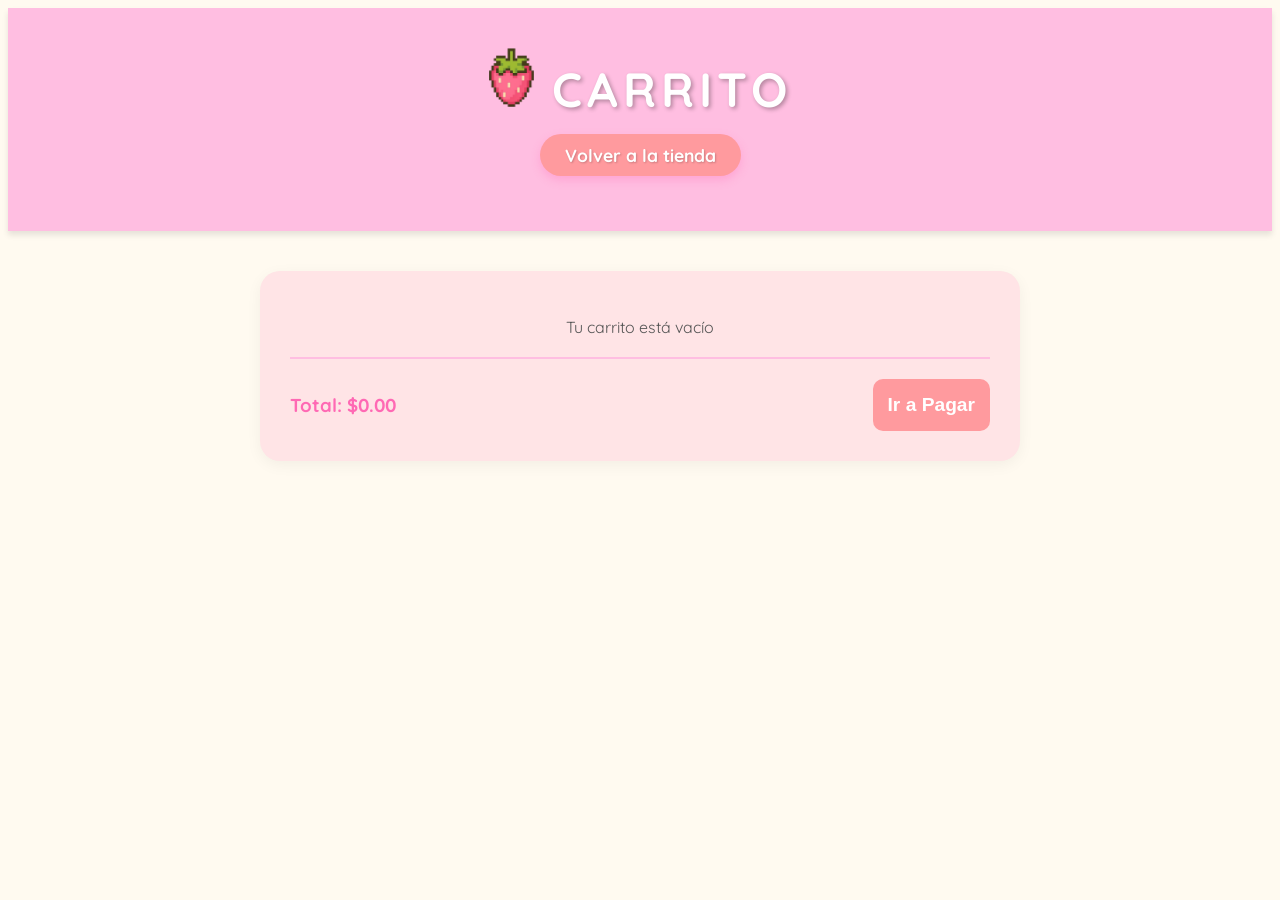
<file: Carrito.html>
<!DOCTYPE html>
<html lang="es">

<head>
    <meta charset="UTF-8">
    <meta name="viewport" content="width=device-width, initial-scale=1.0">
    <title>Carrito | HachiWawa</title>
    <link rel="icon" type="image/png" href="Logo.png">
    <link href="https://fonts.googleapis.com/css2?family=Quicksand:wght@300;400;500;600;700&display=swap"
        rel="stylesheet">
    <link rel="stylesheet" href="style_P.css">

    <!-- Vocaloid - Megurine Luka - https://www.cursors-4u.com/cursor/vocaloid-megurine-luka -->
    <link rel="stylesheet" href="https://cdn.cursors-4u.net/cursors/animated/vocaloid-megurine-luka-44644ed4-34.css">
    <!-- End www.Cursors-4U.com Code -->
</head>

<body>
    <header>
        <h1>
            <img src="Logo.png" alt="Logo" class="logo-titulo">
            Carrito
        </h1>
        <nav>
            <a href="index.html" class="btn-volver-tienda">Volver a la tienda</a>
        </nav>
    </header>

    <main>
        <section class="formulario-pago" style="max-width: 700px; margin: 40px auto;">
            <div id="lista-carrito"></div>
            <hr style="border: 1px solid #ffbee1; margin: 20px 0;">
            <div style="display: flex; justify-content: space-between; align-items: center;">
                <h3 style="color: #ff69b4; margin: 0;">Total: $<span id="total-pago">0.00</span></h3>

                <button class="btn-comprar" onclick="window.open('checkout.html', '_blank')">Ir a Pagar</button>
            </div>
        </section>
    </main>

    <script src="Carrito.js"></script>
</body>

</html>
</file>
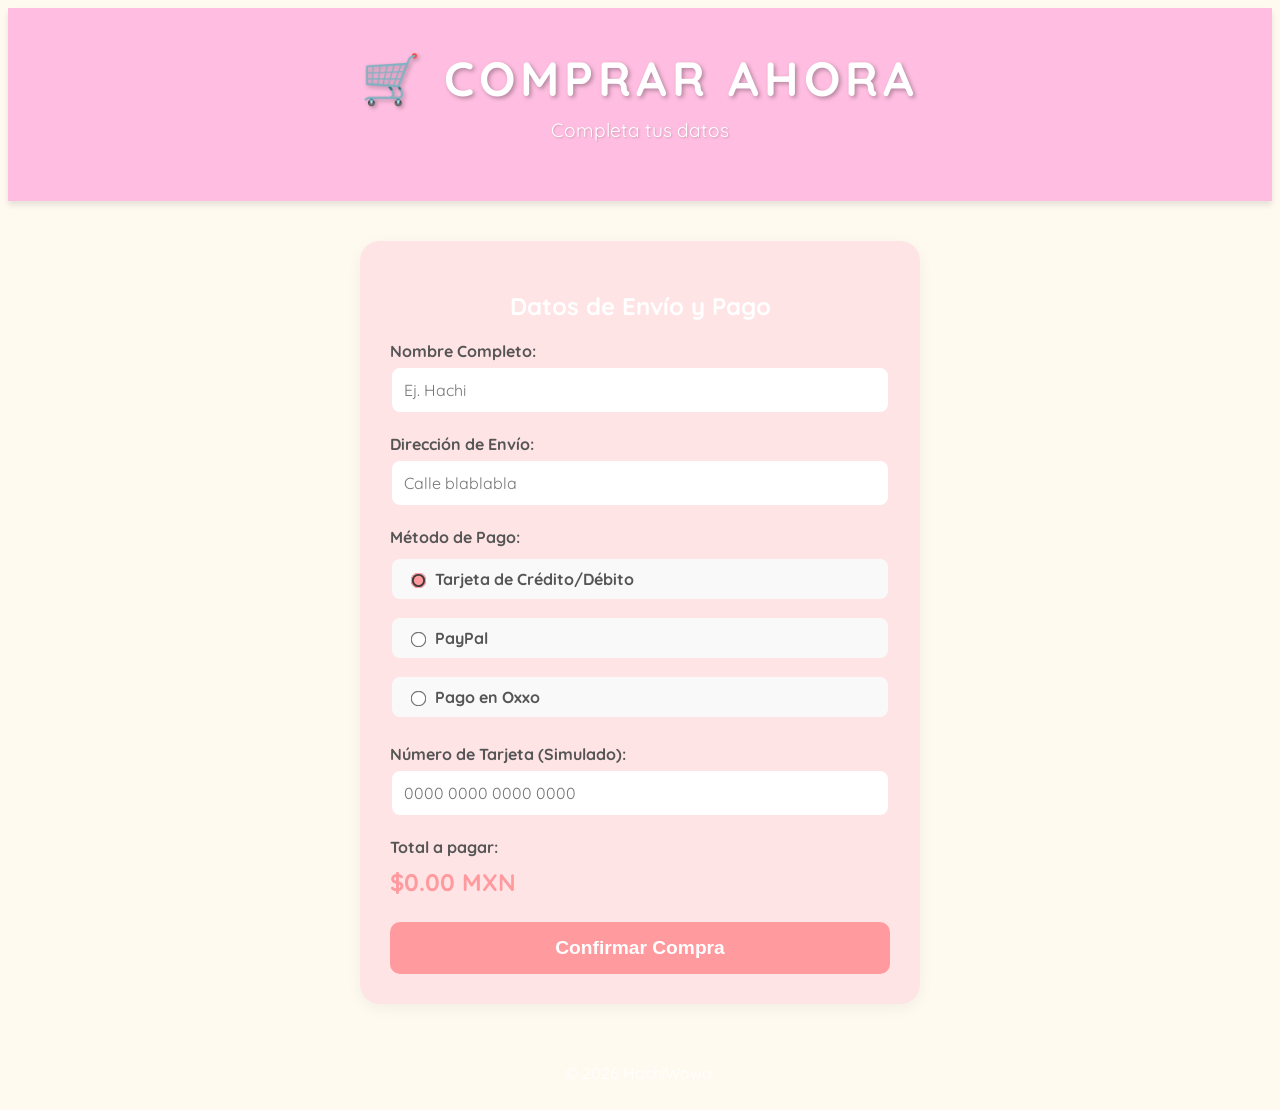
<file: checkout.html>
<!DOCTYPE html>
<html lang="es">

<head>
    <meta charset="UTF-8">
    <meta name="viewport" content="width=device-width, initial-scale=1.0">
    <title>Comprar ahora | HachiWawa</title>

    <link rel="preconnect" href="https://fonts.googleapis.com">
    <link rel="preconnect" href="https://fonts.gstatic.com" crossorigin>
    <link href="https://fonts.googleapis.com/css2?family=Quicksand:wght@400;600;700&display=swap" rel="stylesheet">
    <link rel="stylesheet" href="style_P.css">

    <!-- Vocaloid - Megurine Luka - https://www.cursors-4u.com/cursor/vocaloid-megurine-luka -->
    <link rel="stylesheet" href="https://cdn.cursors-4u.net/cursors/animated/vocaloid-megurine-luka-44644ed4-34.css">
    <!-- End www.Cursors-4U.com Code -->
</head>

<body>
    <header>
        <h1>🛒 Comprar Ahora</h1>
        <p>Completa tus datos</p>
    </header>

    <main>
        <section class="formulario-pago">
            <h2>Datos de Envío y Pago</h2>

            <form onsubmit="event.preventDefault(); alert('Simulación de compra'); window.close();">

                <div class="grupo-input">
                    <label for="nombre">Nombre Completo:</label>
                    <input type="text" id="nombre" placeholder="Ej. Hachi" required>
                </div>

                <div class="grupo-input">
                    <label for="direccion">Dirección de Envío:</label>
                    <input type="text" id="direccion" placeholder="Calle blablabla" required>
                </div>


                <div class="grupo-input">
                    <label>Método de Pago:</label>
                    <div class="opciones-pago">


                        <label class="opcion-radio">
                            <input type="radio" name="metodo_pago" value="tarjeta" checked>
                            <span>Tarjeta de Crédito/Débito</span>
                        </label>


                        <label class="opcion-radio">
                            <input type="radio" name="metodo_pago" value="paypal">
                            <span>PayPal</span>
                        </label>


                        <label class="opcion-radio">
                            <input type="radio" name="metodo_pago" value="tienda">
                            <span>Pago en Oxxo</span>
                        </label>
                    </div>
                </div>

                <div class="grupo-input" id="campo-tarjeta">
                    <label for="tarjeta">Número de Tarjeta (Simulado):</label>
                    <input type="text" id="tarjeta" placeholder="0000 0000 0000 0000" maxlength="19">
                </div>

                <div class="grupo-input">
                    <label>Total a pagar:</label>
                    <p id="precio-total" style="font-size: 1.5rem; font-weight: bold; color: #ff9a9e; margin: 5px 0;">
                        $450.00</p>
                </div>

                <button type="submit" class="btn-comprar" style="width: 100%; font-size: 1.2rem;">Confirmar Compra
                </button>
            </form>
        </section>
    </main>

    <footer>
        <p>&copy; 2026 HachiWawa.</p>
    </footer>

    <script>
        const metodoPagoRadios = document.querySelectorAll('input[name="metodo_pago"]');
        const campoTarjeta = document.getElementById('campo-tarjeta');
        const parametrosURL = new URLSearchParams(window.location.search);
        const precioProducto = parametrosURL.get('precio');
        const textoPrecioTotal = document.getElementById('precio-total');

        if (precioProducto !== null) {
            textoPrecioTotal.textContent = `$${parseFloat(precioProducto).toFixed(2)} MXN`;
        }

        else {
            let carrito = JSON.parse(localStorage.getItem("carrito")) || [];
            let totalCarrito = 0;

            carrito.forEach(producto => {
                totalCarrito += producto.precio * producto.cantidad;
            });

            textoPrecioTotal.textContent = `$${totalCarrito.toFixed(2)} MXN`;
        }
        metodoPagoRadios.forEach(radio => {
            radio.addEventListener('change', () => {
                if (radio.value === 'tarjeta') {
                    campoTarjeta.style.display = 'block';
                } else {
                    campoTarjeta.style.display = 'none';
                }
            });
        });
    </script>
</body>

</html>
</file>
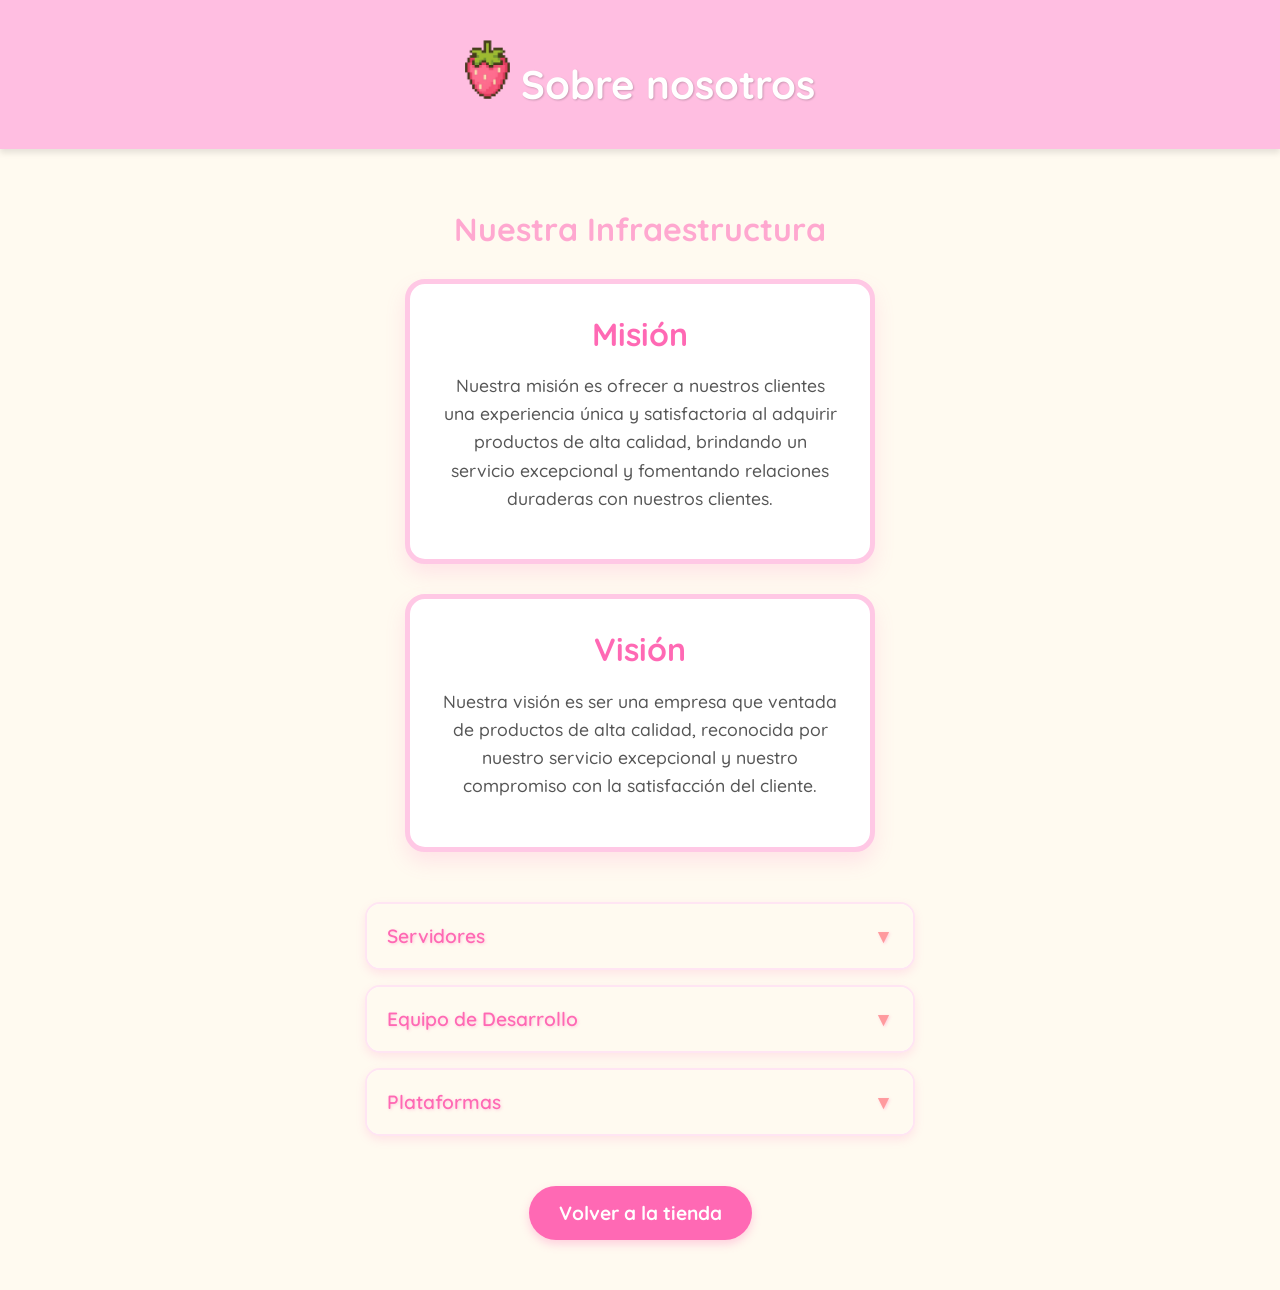
<file: Mision_Vision.html>
<!DOCTYPE html>
<html lang="es">

<head>

    <meta charset="UTF-8">
    <meta name="viewport" content="width=device-width, initial-scale=1.0">
    <title>Sobre nosotros | HachiWawa</title>
    <link rel="icon" type="image/png" href="Logo.png">

    <link rel="preconnect" href="https://fonts.googleapis.com">
    <link rel="preconnect" href="https://fonts.gstatic.com" crossorigin>
    <link
        href="https://fonts.googleapis.com/css2?family=Fraunces:opsz,wght@9..144,400;9..144,600&family=Quicksand:wght@400;600;700&display=swap"
        rel="stylesheet">
    <link rel="stylesheet" href="Mision_Vision.css">

    <!-- Vocaloid - Megurine Luka - https://www.cursors-4u.com/cursor/vocaloid-megurine-luka -->
    <link rel="stylesheet" href="https://cdn.cursors-4u.net/cursors/animated/vocaloid-megurine-luka-44644ed4-34.css">
    <!-- End www.Cursors-4U.com Code -->
</head>

<body>
    <header>
        <h1>
            <img src="Logo.png" alt="Logo" class="logo-titulo"> Sobre nosotros
        </h1>
    </header>


    <main>
        <section class="seccion-tecnica">
            <h2 class="titulo-tecnico">Nuestra Infraestructura</h2>
            <div class="contenedor-mv">
                <section class="tarjeta-mv">
                    <h2>Misión</h2>
                    <p>Nuestra misión es ofrecer a nuestros clientes una experiencia única y satisfactoria al adquirir
                        productos de
                        alta calidad, brindando un servicio excepcional y fomentando relaciones duraderas con nuestros
                        clientes.</p>
                </section>
                <section class="tarjeta-mv">
                    <h2>Visión</h2>
                    <p>Nuestra visión es ser una empresa que ventada de productos de alta calidad, reconocida por
                        nuestro servicio excepcional y nuestro compromiso con la satisfacción del cliente.</p>
                </section>
            </div>
            <details class="desplegable">
                <summary>Servidores</summary>
                <div class="contenido-desplegable">
                    <p>HachiWawa está alojado utilizando <strong>GitHub Pages</strong>, una plataforma de hosting
                        estático
                        rápida, segura y confiable que nos permite mantener la tienda disponible 24/7.
                    </p>
                </div>
            </details>

            <details class="desplegable">
                <summary>Equipo de Desarrollo</summary>
                <div class="contenido-desplegable">
                    <p>El código de nuestra tienda es escrito y mantenido utilizando equipos de cómputo portátiles
                        (Laptops).</p>
                </div>
            </details>

            <details class="desplegable">
                <summary>Plataformas</summary>
                <div class="contenido-desplegable">
                    <p>Para construir esta plataforma, utilizamos:</p>
                    <ul>
                        <li><strong>Estructura y Diseño:</strong> HTML5 y CSS3.</li>
                        <li><strong>Interactividad:</strong> JavaScriptpara el carrito y
                            <code>localStorage</code>.
                        </li>
                        <li><strong>Tipografía:</strong> Google Fonts (Quicksand).</li>
                        <li><strong>Entorno de Desarrollo:</strong> Visual Studio Code y GitHub Codespaces.</li>
                        <li><strong>Control de Versiones:</strong> Git y GitHub.</li>
                    </ul>
                </div>
            </details>
        </section>

        <a href="index.html" class="btn-volver">Volver a la tienda</a>
    </main>
</body>

</html>
</file>
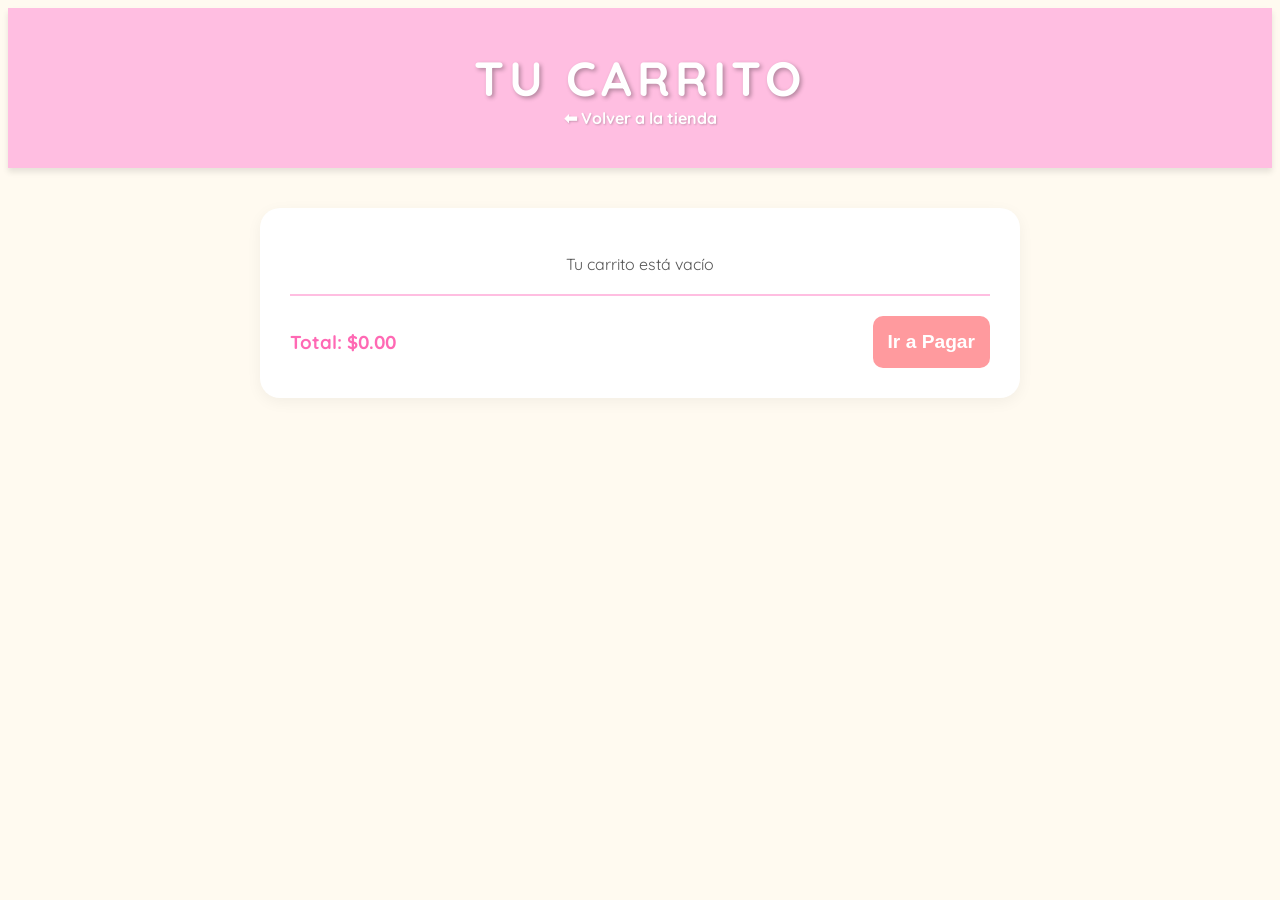
<file: Preoyecto/Carrito.html>
<!DOCTYPE html>
<html lang="es">

<head>
    <meta charset="UTF-8">
    <meta name="viewport" content="width=device-width, initial-scale=1.0">
    <title>Tu Carrito | HachiWawa</title>
    <link href="https://fonts.googleapis.com/css2?family=Quicksand:wght@300;400;500;600;700&display=swap"
        rel="stylesheet">
    <link rel="stylesheet" href="style_P.css">
</head>

<body>
    <header>
        <h1>Tu Carrito</h1>
        <nav><a href="index.html" style="color: white; font-weight: bold; text-decoration: none;">⬅ Volver a
                la tienda</a></nav>
    </header>

    <main>
        <section class="formulario-pago" style="max-width: 700px; margin: 40px auto;">
            <div id="lista-carrito"></div>
            <hr style="border: 1px solid #ffbee1; margin: 20px 0;">
            <div style="display: flex; justify-content: space-between; align-items: center;">
                <h3 style="color: #ff69b4; margin: 0;">Total: $<span id="total-pago">0.00</span></h3>
                <button class="btn-comprar" onclick="window.open('checkout.html', '_blank')">Ir a Pagar</button>
            </div>
        </section>
    </main>

    <script src="Carrito.js"></script>
</body>

</html>
</file>
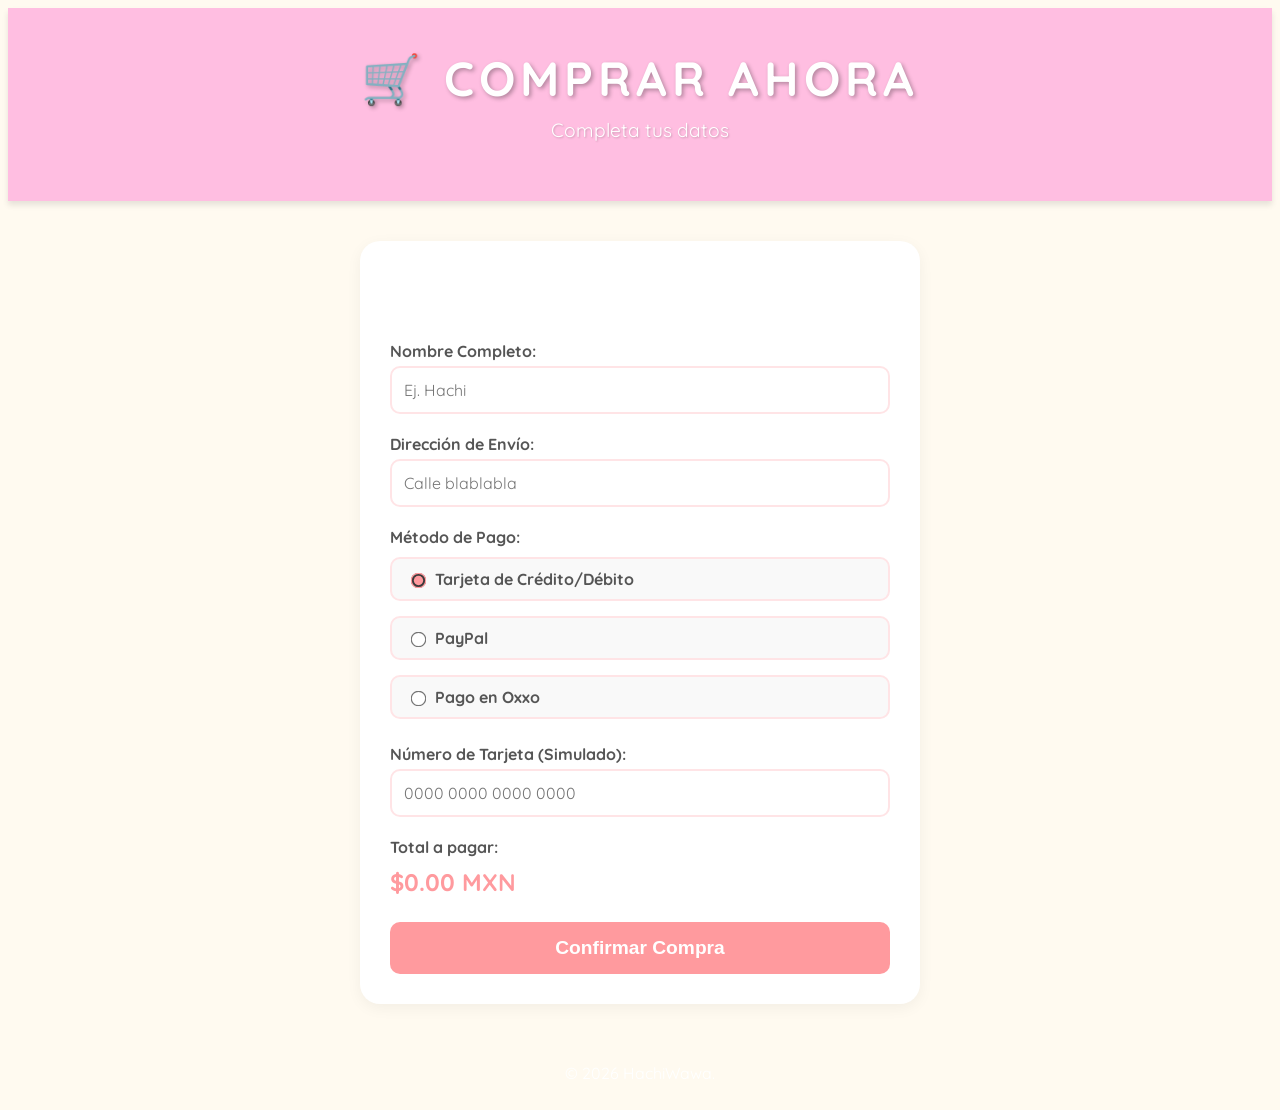
<file: Preoyecto/checkout.html>
<!DOCTYPE html>
<html lang="es">

<head>
    <meta charset="UTF-8">
    <meta name="viewport" content="width=device-width, initial-scale=1.0">
    <title>Comprar ahora | HachiWawa</title>

    <link rel="preconnect" href="https://fonts.googleapis.com">
    <link rel="preconnect" href="https://fonts.gstatic.com" crossorigin>
    <link href="https://fonts.googleapis.com/css2?family=Quicksand:wght@400;600;700&display=swap" rel="stylesheet">

    <link rel="stylesheet" href="style_P.css">
</head>

<body>
    <header>
        <h1>🛒 Comprar Ahora</h1>
        <p>Completa tus datos</p>
    </header>

    <main>
        <section class="formulario-pago">
            <h2>Datos de Envío y Pago</h2>

            <form onsubmit="event.preventDefault(); alert('Simulación de compra'); window.close();">

                <div class="grupo-input">
                    <label for="nombre">Nombre Completo:</label>
                    <input type="text" id="nombre" placeholder="Ej. Hachi" required>
                </div>

                <div class="grupo-input">
                    <label for="direccion">Dirección de Envío:</label>
                    <input type="text" id="direccion" placeholder="Calle blablabla" required>
                </div>


                <div class="grupo-input">
                    <label>Método de Pago:</label>
                    <div class="opciones-pago">


                        <label class="opcion-radio">
                            <input type="radio" name="metodo_pago" value="tarjeta" checked>
                            <span>Tarjeta de Crédito/Débito</span>
                        </label>


                        <label class="opcion-radio">
                            <input type="radio" name="metodo_pago" value="paypal">
                            <span>PayPal</span>
                        </label>


                        <label class="opcion-radio">
                            <input type="radio" name="metodo_pago" value="tienda">
                            <span>Pago en Oxxo</span>
                        </label>
                    </div>
                </div>

                <div class="grupo-input" id="campo-tarjeta">
                    <label for="tarjeta">Número de Tarjeta (Simulado):</label>
                    <input type="text" id="tarjeta" placeholder="0000 0000 0000 0000" maxlength="19">
                </div>

                <div class="grupo-input">
                    <label>Total a pagar:</label>
                    <p id="precio-total" style="font-size: 1.5rem; font-weight: bold; color: #ff9a9e; margin: 5px 0;">
                        $450.00</p>
                </div>

                <button type="submit" class="btn-comprar" style="width: 100%; font-size: 1.2rem;">Confirmar Compra
                </button>
            </form>
        </section>
    </main>

    <footer>
        <p>&copy; 2026 HachiWawa.</p>
    </footer>

    <script>
        const metodoPagoRadios = document.querySelectorAll('input[name="metodo_pago"]');
        const campoTarjeta = document.getElementById('campo-tarjeta');
        const parametrosURL = new URLSearchParams(window.location.search);
        const precioProducto = parametrosURL.get('precio');
        const textoPrecioTotal = document.getElementById('precio-total');

        if (precioProducto !== null) {
            textoPrecioTotal.textContent = `$${parseFloat(precioProducto).toFixed(2)} MXN`;
        }

        else {
            let carrito = JSON.parse(localStorage.getItem("carrito")) || [];
            let totalCarrito = 0;

            carrito.forEach(producto => {
                totalCarrito += producto.precio * producto.cantidad;
            });

            textoPrecioTotal.textContent = `$${totalCarrito.toFixed(2)} MXN`;
        }
        metodoPagoRadios.forEach(radio => {
            radio.addEventListener('change', () => {
                if (radio.value === 'tarjeta') {
                    campoTarjeta.style.display = 'block';
                } else {
                    campoTarjeta.style.display = 'none';
                }
            });
        });
    </script>
</body>

</html>
</file>
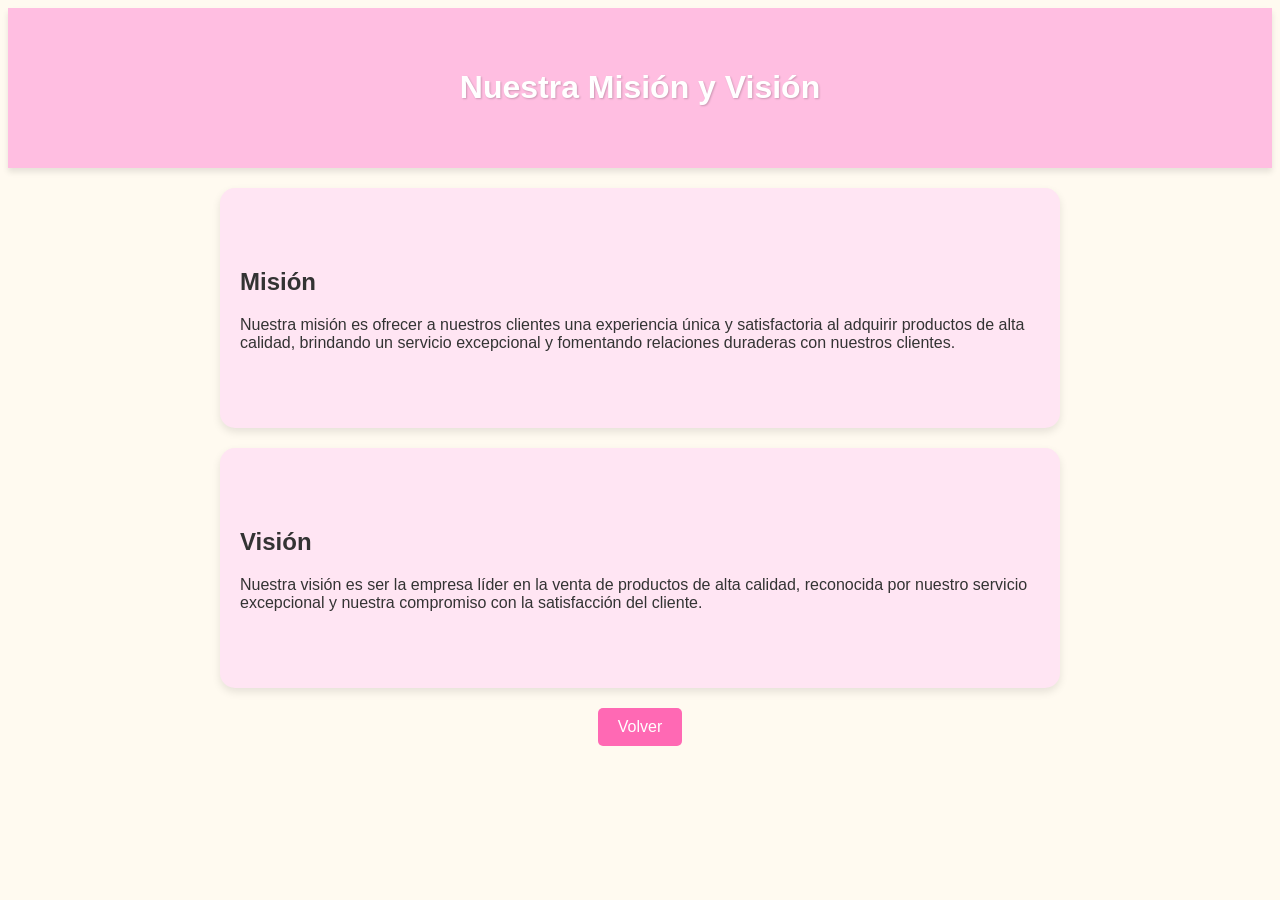
<file: Preoyecto/Mision_Vision.html>
<!DOCTYPE html>
<html lang="es">

<head>
    <meta charset="UTF-8">
    <meta name="viewport" content="width=device-width, initial-scale=1.0">

    <title>Nuestra Misión y Visión</title>
    <link rel="stylesheet" href="Mision_Vision.css">
</head>

<body>
    <header>
        <h1>Nuestra Misión y Visión</h1>
    </header>
    <main>
        <section id="Mision" class="Mision">
            <h2>Misión</h2>
            <p>Nuestra misión es ofrecer a nuestros clientes una experiencia única y satisfactoria al adquirir productos
                de
                alta calidad, brindando un servicio excepcional y fomentando relaciones duraderas con nuestros clientes.
            </p>
        </section>

        <section id="Vision" class="Vision">
            <h2>Visión</h2>
            <p>Nuestra visión es ser la empresa líder en la venta de productos de alta calidad, reconocida por nuestro
                servicio excepcional y nuestra compromiso con la satisfacción del cliente.</p>
        </section>
    </main>
    <button id="Volver" onclick="window.history.back()">Volver</button>
</body>

</html>
</file>
<file: style_P.css>
body {
  font-family: quicksand, sans-serif;
  background-color: #fffaf0;
  image-rendering: auto;
  color: #333;
  background-image: url("https://media2.giphy.com/media/v1.Y2lkPTc5MGI3NjExYjV6aXlhNWN4eWU3bGZxN3dlNjBqNXYyOTVtbWJlMTNhczc4dDUyYSZlcD12MV9pbnRlcm5hbF9naWZfYnlfaWQmY3Q9Zw/JrZHAQT0CxmkPWj9LZ/giphy.gif");
}

header {
  background-color: #ffbee1;
  padding: 40px 20px;
  text-align: center;
  border-bottom-left-radius: 2px solid #ff69b4;
  border-bottom-right-radius: 2px solid #ff69b4;
  color: #fff;
  margin-bottom: 20px;
  text-shadow: 1px 1px 2px rgba(0, 0, 0, 0.2);
  box-shadow: 0 4px 6px rgba(0, 0, 0, 0.1);
}

header h1 {
  font-size: 3rem;
  font-weight: 700;
  margin: 0;
  color: #fff;
  letter-spacing: 5px;
  text-transform: uppercase;
  text-shadow: 2px 2px 4px rgba(0, 0, 0, 0.3);
}

header p {
  font-size: 1.2rem;
  margin-top: 10px;
  color: #fff;
  text-shadow: 1px 1px 2px rgba(0, 0, 0, 0.2);
}

nav ul {
  list-style-type: none;
  padding: 0;
  margin: 0;
  display: flex;
  justify-content: center;
  gap: 20px;
}
nav a {
  text-decoration: none;
  color: #47002a;
  font-weight: bold;
  transition: color 0.3s ease;
}
nav a:hover {
  color: white;
  text-decoration: underline;
}

main {
  padding: 0 20px;
  max-width: 1000px;
  margin: 40px auto;
}

main h2 {
  text-align: center;
  margin-bottom: 20px;
  color: white;
}
.inicio {
  padding: 15px 60px;
  background-color: #ffe5f3;
  border-radius: 15px;
  margin: 20px auto;
  max-width: 800px;
  box-shadow: 0 4px 8px rgba(0, 0, 0, 0.1);
  text-align: center;
}

.titulo-catalogo {
  text-align: center;
  margin-bottom: 20px;
  color: white;
}

.carrito-contador {
  margin-top: 10px;
  background-color: white;
  color: #fffaf0;
  display: inline-block;
  padding: 10px 20px;
  border-radius: 50px;
  font-weight: bold;
  box-shadow: 0 4px 8px rgba(0, 0, 0, 0.1);
  position: fixed;
  top: 10px;
  right: 20px;
  align-items: center;
  justify-content: center;
  font-size: 1.2rem;
}

.contenedor-productos {
  display: flex;
  justify-content: center;
  gap: 20px;
  flex-wrap: wrap;
}

.producto {
  padding: 20px;
  background-color: #ffe5f3;
  border-radius: 15px;
  text-align: center;
  box-shadow: 0 4px 8px rgba(0, 0, 0, 0.1);
  image-rendering: auto;
}

.producto img {
  width: 200px;
  height: 200px;
  border-radius: 10px;
}

.producto button {
  background-color: white;
  color: black;
  border: 2px solid #ffabdf;
  padding: 8px 15px;
  border-radius: 5px;
  font-size: 13px;
  font-weight: bold;
  margin: 3px;
  cursor: pointer;
}

.producto button:hover {
  background-color: #ff6ec7;
  color: white;
  transform: scale(1.05);
  touch-action: auto;
}

footer {
  background: none;
  padding: 3px;
  text-align: center;
  color: #fff;
  margin-top: 20px;
  border-top-left-radius: 2px solid #ff69b4;
  border-top-right-radius: 2px solid #ff69b4;
}

.toast {
  position: fixed;
  bottom: 20px;
  right: 20px;
  background-color: #ff9a9e;
  color: white;
  padding: 15px 25px;
  border-radius: 5px;
  box-shadow: 0 4px 8px rgba(0, 0, 0, 0.1);
  font-weight: bold;
  opacity: 0;
  transform: translateY(20px);
  transition:
    opacity 0.4s ease,
    transform 0.3s ease;
}
.toast.show {
  opacity: 1;
  transform: translateY(0);
}

#cantidad-carrito {
  color: #ff9a9e;
  font-size: 1.2rem;
  font-weight: 800;
  margin-left: 5px;
}

.formulario-pago {
  background-color: #ffe4e6;
  padding: 30px;
  border-radius: 20px;
  box-shadow: 0 4px 15px rgba(0, 0, 0, 0.05);
  max-width: 500px;
  margin: 0 auto;
}

.grupo-input {
  margin-bottom: 20px;
  display: flex;
  flex-direction: column;
  text-align: left;
}

.grupo-input label {
  font-weight: bold;
  color: #555;
  margin-bottom: 5px;
}

.grupo-input input {
  padding: 12px;
  border: 2px solid #ffe4e6;
  border-radius: 10px;
  font-family: "Quicksand", sans-serif;
  font-size: 1rem;
  transition: border-color 0.3s ease;
}

.grupo-input input:focus {
  outline: none;
  border-color: #ff9a9e;
}

.btn-comprar {
  background-color: #ff9a9e;
  color: white;
  border: none;
  padding: 15px;
  border-radius: 10px;
  font-size: 1.2rem;
  font-weight: bold;
  cursor: pointer;
  transition:
    background-color 0.3s ease,
    transform 0.2s ease;
}

.btn-comprar:hover {
  background-color: #ff6ec7;
  transform: scale(1.05);
}

.btn-volver-tienda {
  display: inline-block;
  margin: 15px auto;
  padding: 10px 25px;
  background-color: #ff9a9e;
  color: white;
  text-decoration: none;
  border-radius: 50px;
  font-weight: bold;
  font-size: 1.1rem;
  box-shadow: 0 4px 10px rgba(255, 105, 180, 0.3);
  transition:
    transform 0.3s ease,
    background-color 0.3s ease;
}

.btn-volver-tienda:hover {
  background-color: #ff6ec7;
  transform: scale(1.08);
}

.opciones-pago {
  display: flex;
  flex-direction: column;
  gap: 10px;
  margin-top: 5px;
}

.opcion-radio {
  display: flex;
  align-items: center;
  padding: 10px 15px;
  background-color: #f9f9f9;
  border: 2px solid #ffe4e6;
  border-radius: 10px;
  cursor: pointer;
  transition: all 0.2s ease;
}

.opcion-radio:hover {
  background-color: #fff0f5;
  border-color: #ff9a9e;
}

.opcion-radio input[type="radio"] {
  margin-right: 10px;
  transform: scale(1.2);
  accent-color: #ff9a9e;
}

.logo-titulo {
  top: 10px;
  left: 18px;
  margin-right: 100;
  width: 45px;
  z-index: 10;
}

* {
  cursor:
    url("https://cdn.cursors-4u.net/css-previews/vocaloid-megurine-luka-420ca362-css.webp")
      0 0,
    auto !important;
}
</file>
<file: Mision_Vision.css>
body {
  font-family: Quicksand, sans-serif;
  background-color: #fffaf0;
  color: #333;
  margin: 0;
  padding: 0;
  background-image: url("https://media2.giphy.com/media/v1.Y2lkPTc5MGI3NjExYjV6aXlhNWN4eWU3bGZxN3dlNjBqNXYyOTVtbWJlMTNhczc4dDUyYSZlcD12MV9pbnRlcm5hbF9naWZfYnlfaWQmY3Q9Zw/JrZHAQT0CxmkPWj9LZ/giphy.gif");
}
header {
  background-color: #ffbee1;
  padding: 40px 20px;
  text-align: center;
  border-bottom-left-radius: 2px solid #ff69b4;
  border-bottom-right-radius: 2px solid #ff69b4;
  color: #fff;
  margin-bottom: 20px;
  text-shadow: 1px 1px 2px rgba(0, 0, 0, 0.2);
  box-shadow: 0 4px 6px rgba(0, 0, 0, 0.1);
}

header h1 {
  margin: 0;
  font-size: 2.5rem;
}

.icono {
  font-size: 4rem;
  margin-bottom: 10px;
  padding: 10px 20px;
  color: white;
  font-weight: 100;
  text-align: center;
}

.btn-volver {
  display: table;
  margin: 50px auto;
  padding: 15px 30px;
  background-color: #ff69b4;
  color: white;
  text-decoration: none;
  border-radius: 50px;
  font-size: 1.2rem;
  font-weight: bold;
  box-shadow: 0 4px 10px rgba(255, 105, 180, 0.3);
  transition: all 0.3s ease;
}

.btn-volver:hover {
  background-color: #ff47a3;
  transform: scale(1.08);
}

.logo-titulo {
  top: 10px;
  left: 18px;
  width: 45px;
  z-index: 10;
  transition: transform 0.3s ease;
}

.seccion-tecnica {
  max-width: 550px;
  margin: 60px auto 40px auto;
  padding: 0 20px;
}

.titulo-tecnico {
  text-align: center;
  color: #ffa8d0;
  font-family: "Quicksand", sans-serif;
  font-size: 2rem;
  margin-bottom: 30px;
}

.desplegable {
  background-color: white;
  border-radius: 15px;
  margin-bottom: 15px;
  box-shadow: 0 4px 10px rgba(255, 105, 180, 0.15);
  border: 2px solid #ffe5f3;
  overflow: hidden;
}

.desplegable summary {
  font-family: "Quicksand", sans-serif;
  font-weight: 600;
  font-size: 1.2rem;
  color: #ff69b4;
  padding: 20px;
  cursor: pointer;
  background-color: #fffaf0;
  list-style: none;
  position: relative;
  transition: background-color 0.3s ease;
  text-shadow: 1px 1px 3px rgba(255, 105, 180, 0.3);
}

.desplegable summary::after {
  content: "▼";
  position: absolute;
  right: 20px;
  color: #ff9a9e;
  transition: transform 0.3s ease;
}

.desplegable[open] summary::after {
  transform: rotate(180deg);
}

.desplegable summary:hover {
  background-color: #ffe5f3;
}

.contenido-desplegable {
  padding: 20px;
  border-top: 1px solid #ffe5f3;
  background-color: white;
  color: #555;
  line-height: 1.6;
  text-shadow: 1px 1px 1px rgba(0, 0, 0, 0.05);
}

.contenido-desplegable ul {
  padding-left: 20px;
}

.contenido-desplegable li {
  margin-bottom: 8px;
}

.desplegable summary::-webkit-details-marker {
  display: none;
}

.contenedor-mv {
  display: flex;
  flex-wrap: wrap;
  justify-content: center;
  gap: 30px;
  margin-bottom: 50px;
}

.tarjeta-mv {
  background-color: white;
  padding: 30px;
  border-radius: 20px;
  box-shadow: 0 10px 20px rgba(255, 105, 180, 0.15);
  flex: 1;
  min-width: 250px;
  max-width: 400px;
  text-align: center;
  border: 5px solid #ffc8e5;
  transition:
    transform 0.3s ease,
    box-shadow 0.3s ease;
}

.tarjeta-mv h2 {
  color: #ff69b4;
  font-size: 2rem;
  margin-top: 0;
  margin-bottom: 15px;
  font-family: "Quicksand", sans-serif;
}

.tarjeta-mv p {
  font-size: 1.1rem;
  line-height: 1.6;
  color: #555;
  font-weight: 500;
}

.tarjeta-mv:hover {
  transform: translateY(-5px);
  box-shadow: 0 15px 30px rgba(255, 105, 180, 0.3);
  border-color: #ff69b4;
}
</file>
<file: Preoyecto/style_P.css>
body {
  font-family: quicksand, sans-serif;
  background-color: #fffaf0;
  image-rendering: auto;
  color: #333;
  background-image: url("https://media2.giphy.com/media/v1.Y2lkPTc5MGI3NjExYjV6aXlhNWN4eWU3bGZxN3dlNjBqNXYyOTVtbWJlMTNhczc4dDUyYSZlcD12MV9pbnRlcm5hbF9naWZfYnlfaWQmY3Q9Zw/JrZHAQT0CxmkPWj9LZ/giphy.gif");
}

header {
  background-color: #ffbee1;
  padding: 40px 20px;
  text-align: center;
  border-bottom-left-radius: 2px solid #ff69b4;
  border-bottom-right-radius: 2px solid #ff69b4;
  color: #fff;
  margin-bottom: 20px;
  text-shadow: 1px 1px 2px rgba(0, 0, 0, 0.2);
  box-shadow: 0 4px 6px rgba(0, 0, 0, 0.1);
}

header h1 {
  font-size: 3rem;
  font-weight: 700;
  margin: 0;
  color: #fff;
  letter-spacing: 5px;
  text-transform: uppercase;
  text-shadow: 2px 2px 4px rgba(0, 0, 0, 0.3);
}

header p {
  font-size: 1.2rem;
  margin-top: 10px;
  color: #fff;
  text-shadow: 1px 1px 2px rgba(0, 0, 0, 0.2);
}

nav ul {
  list-style-type: none;
  padding: 0;
  margin: 0;
  display: flex;
  justify-content: center;
  gap: 20px;
}
nav a {
  text-decoration: none;
  color: #47002a;
  font-weight: bold;
  transition: color 0.3s ease;
}
nav a:hover {
  color: white;
  text-decoration: underline;
}

main {
  padding: 0 20px;
  max-width: 1000px;
  margin: 40px auto;
}

main h2 {
  text-align: center;
  margin-bottom: 20px;
  color: white;
}
.inicio {
  padding: 15px 60px;
  background-color: #ffe5f3;
  border-radius: 15px;
  margin: 20px auto;
  max-width: 800px;
  box-shadow: 0 4px 8px rgba(0, 0, 0, 0.1);
  text-align: center;
}

.titulo-catalogo {
  text-align: center;
  margin-bottom: 20px;
  color: white;
}

.carrito-contador {
  margin-top: 10px;
  background-color: white;
  color: #fffaf0;
  display: inline-block;
  padding: 10px 20px;
  border-radius: 50px;
  font-weight: bold;
  box-shadow: 0 4px 8px rgba(0, 0, 0, 0.1);
  position: fixed;
  top: 10px;
  right: 20px;
  align-items: center;
  justify-content: center;
  font-size: 1.2rem;
}

.contenedor-productos {
  display: flex;
  justify-content: center;
  gap: 20px;
  flex-wrap: wrap;
}

.producto {
  padding: 20px;
  background-color: #ffe5f3;
  border-radius: 15px;
  text-align: center;
  box-shadow: 0 4px 8px rgba(0, 0, 0, 0.1);
  image-rendering: auto;
}

.producto img {
  width: 200px;
  height: 200px;
  border-radius: 10px;
}

.producto button {
  background-color: white;
  color: black;
  border: 2px solid #ffabdf;
  padding: 8px 15px;
  border-radius: 5px;
  font-size: 13px;
  font-weight: bold;
  margin: 3px;
  cursor: pointer;
}

.producto button:hover {
  background-color: #ff6ec7;
  color: white;
  transform: scale(1.05);
  touch-action: auto;
}

footer {
  background: none;
  padding: 3px;
  text-align: center;
  color: #fff;
  margin-top: 20px;
  border-top-left-radius: 2px solid #ff69b4;
  border-top-right-radius: 2px solid #ff69b4;
}

.toast {
  position: fixed;
  bottom: 20px;
  right: 20px;
  background-color: #ff9a9e;
  color: white;
  padding: 15px 25px;
  border-radius: 5px;
  box-shadow: 0 4px 8px rgba(0, 0, 0, 0.1);
  font-weight: bold;
  opacity: 0;
  transform: translateY(20px);
  transition:
    opacity 0.4s ease,
    transform 0.3s ease;
}
.toast.show {
  opacity: 1;
  transform: translateY(0);
}

#cantidad-carrito {
  color: #ff9a9e;
  font-size: 1.2rem;
  font-weight: 800;
  margin-left: 5px;
}

/* ---FORMULARIO DE PAGO--- */
.formulario-pago {
  background-color: white;
  padding: 30px;
  border-radius: 20px;
  box-shadow: 0 4px 15px rgba(0, 0, 0, 0.05);
  max-width: 500px;
  margin: 0 auto;
}

.grupo-input {
  margin-bottom: 20px;
  display: flex;
  flex-direction: column;
  text-align: left;
}

.grupo-input label {
  font-weight: bold;
  color: #555;
  margin-bottom: 5px;
}

.grupo-input input {
  padding: 12px;
  border: 2px solid #ffe4e6;
  border-radius: 10px;
  font-family: "Quicksand", sans-serif;
  font-size: 1rem;
  transition: border-color 0.3s ease;
}

.grupo-input input:focus {
  outline: none;
  border-color: #ff9a9e;
}

.btn-comprar {
  background-color: #ff9a9e;
  color: white;
  border: none;
  padding: 15px;
  border-radius: 10px;
  font-size: 1.2rem;
  font-weight: bold;
  cursor: pointer;
  transition:
    background-color 0.3s ease,
    transform 0.2s ease;
}

.btn-comprar:hover {
  background-color: #ff6ec7;
  transform: scale(1.05);
}
.opciones-pago {
  display: flex;
  flex-direction: column;
  gap: 10px;
  margin-top: 5px;
}

.opcion-radio {
  display: flex;
  align-items: center;
  padding: 10px 15px;
  background-color: #f9f9f9;
  border: 2px solid #ffe4e6;
  border-radius: 10px;
  cursor: pointer;
  transition: all 0.2s ease;
}

.opcion-radio:hover {
  background-color: #fff0f5;
  border-color: #ff9a9e;
}

.opcion-radio input[type="radio"] {
  margin-right: 10px;
  transform: scale(1.2);
  accent-color: #ff9a9e;
}
</file>
<file: Preoyecto/Mision_Vision.css>
body {
  font-family: Arial, sans-serif;
  background-color: #fffaf0;
  image-rendering: auto;
  color: #333;
  background-image: url("https://media2.giphy.com/media/v1.Y2lkPTc5MGI3NjExYjV6aXlhNWN4eWU3bGZxN3dlNjBqNXYyOTVtbWJlMTNhczc4dDUyYSZlcD12MV9pbnRlcm5hbF9naWZfYnlfaWQmY3Q9Zw/JrZHAQT0CxmkPWj9LZ/giphy.gif");
}
header {
  background-color: #ffbee1;
  padding: 40px 20px;
  text-align: center;
  border-bottom-left-radius: 2px solid #ff69b4;
  border-bottom-right-radius: 2px solid #ff69b4;
  color: #fff;
  margin-bottom: 20px;
  text-shadow: 1px 1px 2px rgba(0, 0, 0, 0.2);
  box-shadow: 0 4px 6px rgba(0, 0, 0, 0.1);
}
.Mision {
  padding: 60px 20px;
  background-color: #ffe5f3;
  border-radius: 15px;
  margin: 20px auto;
  max-width: 800px;
  box-shadow: 0 4px 8px rgba(0, 0, 0, 0.1);
}

.Vision {
  padding: 60px 20px;
  background-color: #ffe5f3;
  border-radius: 15px;
  margin: 20px auto;
  max-width: 800px;
  box-shadow: 0 4px 8px rgba(0, 0, 0, 0.1);
}

button {
  display: block;
  margin: 20px auto;
  padding: 10px 20px;
  background-color: #ff69b4;
  color: #fff;
  border: none;
  border-radius: 5px;
  cursor: pointer;
  font-size: 1rem;
  transition: background-color 0.3s ease;
}
</file>
